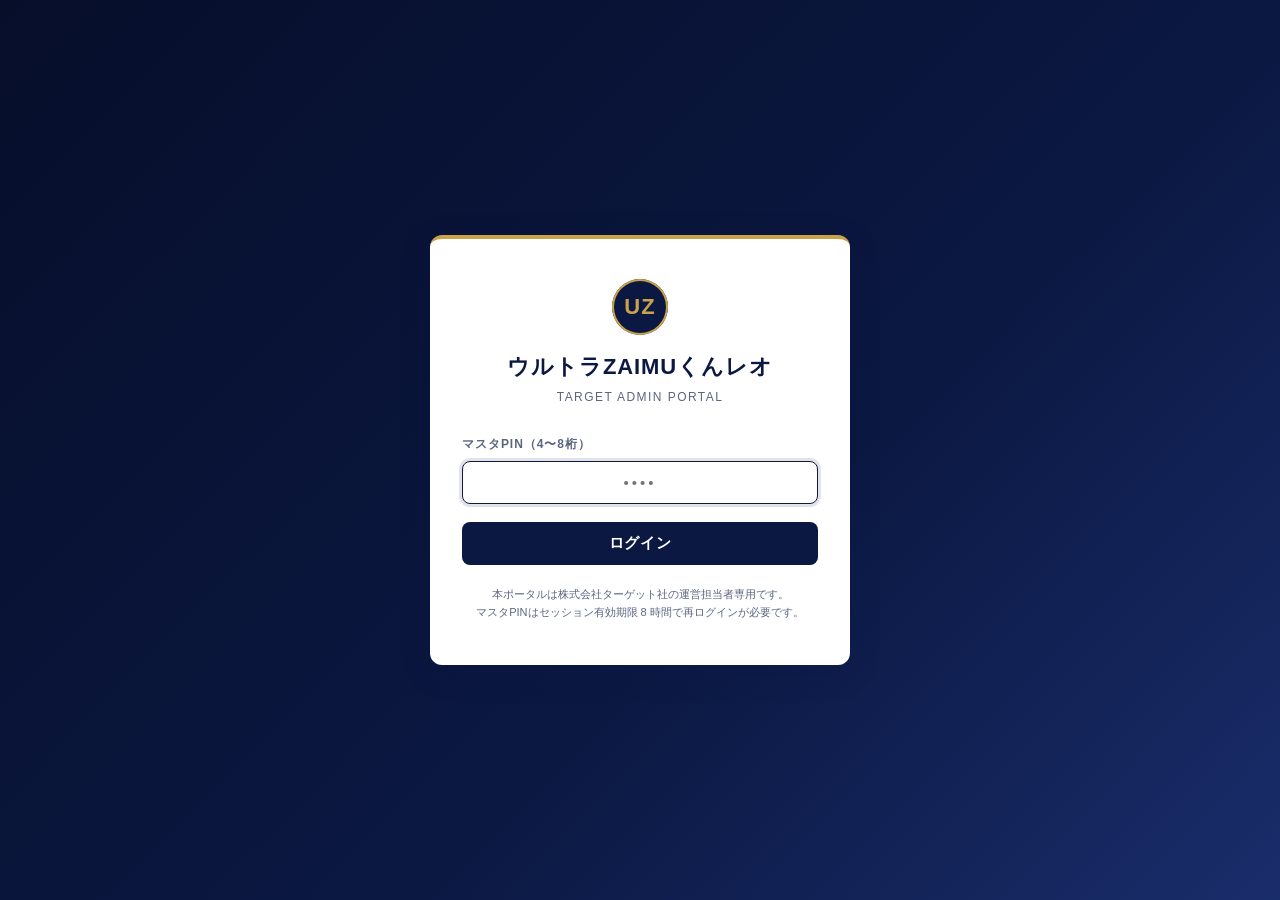
<file: index.html>
<!DOCTYPE html>
<html lang="ja">
<head>
  <meta charset="UTF-8">
  <meta name="viewport" content="width=1280">
  <meta name="robots" content="noindex, nofollow">
  <title>ウルトラZAIMUくんレオ 運営ポータル ／ ログイン</title>
  <link rel="manifest" href="manifest.json">
  <link rel="stylesheet" href="css/base.css">
  <style>
    /* 第5-B：ログイン画面 3段階フィードバックバナー */
    .login-feedback {
      margin-top: 12px;
      padding: 10px 14px;
      border-radius: 6px;
      font-size: 13px;
      line-height: 1.5;
    }
    .login-feedback--info {
      background-color: rgba(11, 24, 66, 0.06);
      color: var(--color-space);
      border: 1px solid rgba(11, 24, 66, 0.15);
    }
    .login-feedback--warning {
      background-color: rgba(212, 175, 55, 0.12);
      color: #8B6914;
      border: 1px solid rgba(212, 175, 55, 0.4);
    }
    .login-feedback--danger {
      background-color: rgba(220, 53, 69, 0.10);
      color: #8B1A22;
      border: 1px solid rgba(220, 53, 69, 0.3);
      font-weight: 600;
    }
  </style>
</head>
<body>
  <main class="login-shell">
    <section class="login-card" aria-labelledby="login-title">
      <header class="login-card__brand">
        <div class="login-card__crest" aria-hidden="true">UZ</div>
        <h1 class="login-card__title" id="login-title">ウルトラZAIMUくんレオ</h1>
        <p class="login-card__subtitle">TARGET ADMIN PORTAL</p>
      </header>

      <form id="login-form" autocomplete="off" novalidate>
        <div class="form-row">
          <label class="form-row__label" for="login-pin">マスタPIN（4〜8桁）</label>
          <input
            class="form-row__input"
            id="login-pin"
            name="pin"
            type="password"
            inputmode="numeric"
            pattern="[0-9]{4,8}"
            maxlength="8"
            placeholder="••••"
            autocomplete="off"
            required>
        </div>

        <div class="login-feedback" id="login-feedback" hidden></div>

        <button class="btn btn--primary" type="submit" id="login-submit">
          ログイン
        </button>
      </form>

      <p class="login-card__hint">
        本ポータルは株式会社ターゲット社の運営担当者専用です。<br>
        マスタPINはセッション有効期限 8 時間で再ログインが必要です。
      </p>
    </section>
  </main>

  <script src="js/app.js"></script>
  <script src="js/auth.js"></script>
  <script>
    // ログイン画面エントリ：既にセッション有効ならダッシュボードへ
    AdminAuth.bootstrapLoginPage();
  </script>
</body>
</html>
</file>
<file: css/base.css>
/* ============================================================
 * ultra-z-admin / 運営ポータル共通スタイル
 * テーマ：ウルトラの父（重厚・硬派）
 * 基調色：宇宙色 #0B1842
 * 対象：PC専用（最低幅 1280px・レスポンシブ非対応）
 * ============================================================ */

:root {
  --color-space: #0B1842;
  --color-space-deep: #060E2A;
  --color-space-light: #1A2D6B;
  --color-accent: #C9A24B;        /* 父の徽章ゴールド */
  --color-accent-soft: #E6CB8A;
  --color-text: #1A1A1A;
  --color-text-muted: #5A6580;
  --color-bg: #F5F7FB;
  --color-bg-card: #FFFFFF;
  --color-border: #D9DEEA;
  --color-danger: #B23A3A;
  --color-success: #2F8F5E;
  --shadow-card: 0 4px 20px rgba(11, 24, 66, 0.08);
  --shadow-card-strong: 0 8px 32px rgba(11, 24, 66, 0.16);
  --radius: 8px;
  --radius-lg: 12px;
}

* { box-sizing: border-box; }

html, body {
  margin: 0;
  padding: 0;
  min-width: 1280px;
  font-family: -apple-system, BlinkMacSystemFont, "Segoe UI", "Hiragino Kaku Gothic ProN",
               "Yu Gothic", "Noto Sans JP", "Meiryo", sans-serif;
  font-size: 15px;
  line-height: 1.6;
  color: var(--color-text);
  background: var(--color-bg);
  -webkit-font-smoothing: antialiased;
}

a { color: var(--color-space); text-decoration: none; }
a:hover { text-decoration: underline; }

/* ---- ログイン画面 ---- */
.login-shell {
  min-height: 100vh;
  display: flex;
  align-items: center;
  justify-content: center;
  background: linear-gradient(135deg, var(--color-space-deep) 0%, var(--color-space) 60%, var(--color-space-light) 100%);
  padding: 24px;
}

.login-card {
  width: 420px;
  background: var(--color-bg-card);
  border-radius: var(--radius-lg);
  padding: 40px 32px 32px;
  box-shadow: var(--shadow-card-strong);
  border-top: 4px solid var(--color-accent);
}

.login-card__brand { text-align: center; margin-bottom: 28px; }

.login-card__title {
  font-size: 22px;
  font-weight: 700;
  letter-spacing: 0.04em;
  color: var(--color-space);
  margin: 0 0 4px;
}

.login-card__subtitle {
  font-size: 12px;
  color: var(--color-text-muted);
  letter-spacing: 0.12em;
  margin: 0;
}

.login-card__crest {
  width: 56px;
  height: 56px;
  margin: 0 auto 14px;
  border-radius: 50%;
  background: var(--color-space);
  display: flex;
  align-items: center;
  justify-content: center;
  color: var(--color-accent);
  font-weight: 700;
  font-size: 22px;
  letter-spacing: 0.05em;
  box-shadow: inset 0 0 0 2px var(--color-accent);
}

.form-row { margin-bottom: 18px; }

.form-row__label {
  display: block;
  font-size: 12px;
  font-weight: 600;
  color: var(--color-text-muted);
  letter-spacing: 0.08em;
  margin-bottom: 6px;
}

.form-row__input {
  width: 100%;
  padding: 12px 14px;
  font-size: 15px;
  border: 1px solid var(--color-border);
  border-radius: var(--radius);
  background: #FBFCFE;
  outline: none;
  transition: border-color .15s, box-shadow .15s;
  font-family: inherit;
  letter-spacing: 0.2em;
  text-align: center;
}

.form-row__input:focus {
  border-color: var(--color-space);
  box-shadow: 0 0 0 3px rgba(11, 24, 66, 0.12);
  background: #fff;
}

.btn {
  display: inline-block;
  border: none;
  cursor: pointer;
  font-family: inherit;
  font-size: 15px;
  font-weight: 600;
  padding: 12px 20px;
  border-radius: var(--radius);
  transition: background .15s, transform .05s;
  letter-spacing: 0.04em;
}

.btn:active { transform: translateY(1px); }

.btn--primary {
  background: var(--color-space);
  color: #fff;
  width: 100%;
}

.btn--primary:hover { background: var(--color-space-light); }
.btn--primary:disabled { background: #8A93AE; cursor: not-allowed; }

.btn--ghost {
  background: transparent;
  color: var(--color-space);
  border: 1px solid var(--color-border);
}

.btn--ghost:hover { background: #EEF1F8; }

.alert {
  padding: 10px 12px;
  border-radius: var(--radius);
  font-size: 13px;
  margin-bottom: 14px;
}

.alert--error {
  background: #FBECEC;
  color: var(--color-danger);
  border: 1px solid #EFC8C8;
}

.alert--info {
  background: #EEF2FA;
  color: var(--color-space);
  border: 1px solid #CDD6E8;
}

.login-card__hint {
  margin-top: 20px;
  font-size: 11px;
  color: var(--color-text-muted);
  text-align: center;
  line-height: 1.7;
}

/* ---- ダッシュボード ---- */
.app-header {
  background: var(--color-space);
  color: #fff;
  padding: 12px 24px;
  display: flex;
  align-items: center;
  justify-content: space-between;
  border-bottom: 3px solid var(--color-accent);
  box-shadow: var(--shadow-card);
}

.app-header__brand {
  display: flex;
  align-items: center;
  gap: 12px;
  font-weight: 700;
  letter-spacing: 0.04em;
}

.app-header__brand-mark {
  width: 32px;
  height: 32px;
  border-radius: 50%;
  background: var(--color-space-deep);
  color: var(--color-accent);
  display: flex;
  align-items: center;
  justify-content: center;
  font-size: 14px;
  font-weight: 700;
  box-shadow: inset 0 0 0 2px var(--color-accent);
}

.app-header__title { font-size: 16px; margin: 0; }

.app-header__sub {
  font-size: 11px;
  color: var(--color-accent-soft);
  letter-spacing: 0.16em;
  margin-left: 8px;
}

.app-header__user {
  display: flex;
  align-items: center;
  gap: 12px;
  font-size: 13px;
}

.app-header__user-name { color: var(--color-accent-soft); }

.app-header__logout {
  background: transparent;
  color: #fff;
  border: 1px solid rgba(255,255,255,0.4);
  padding: 6px 12px;
  border-radius: var(--radius);
  cursor: pointer;
  font-size: 12px;
  font-family: inherit;
}

.app-header__logout:hover { background: rgba(255,255,255,0.12); }

.app-main {
  max-width: 1180px;
  margin: 0 auto;
  padding: 28px 24px 60px;
}

.page-title {
  font-size: 20px;
  font-weight: 700;
  color: var(--color-space);
  margin: 0 0 4px;
  letter-spacing: 0.04em;
}

.page-subtitle {
  font-size: 12px;
  color: var(--color-text-muted);
  letter-spacing: 0.1em;
  margin: 0 0 24px;
}

.card {
  background: var(--color-bg-card);
  border-radius: var(--radius-lg);
  padding: 24px;
  box-shadow: var(--shadow-card);
  margin-bottom: 20px;
}

.card__header {
  display: flex;
  align-items: center;
  justify-content: space-between;
  margin-bottom: 16px;
  padding-bottom: 12px;
  border-bottom: 1px solid var(--color-border);
}

.card__title {
  font-size: 15px;
  font-weight: 700;
  color: var(--color-space);
  margin: 0;
  letter-spacing: 0.04em;
}

.card__badge {
  font-size: 11px;
  background: var(--color-space);
  color: #fff;
  padding: 3px 10px;
  border-radius: 999px;
  letter-spacing: 0.08em;
}

.placeholder {
  padding: 36px 20px;
  border: 1px dashed var(--color-border);
  border-radius: var(--radius);
  text-align: center;
  color: var(--color-text-muted);
  background: #FAFBFE;
}

.placeholder__title {
  font-size: 14px;
  font-weight: 600;
  color: var(--color-space);
  margin: 0 0 6px;
  letter-spacing: 0.04em;
}

.placeholder__desc {
  font-size: 12px;
  margin: 0;
  letter-spacing: 0.04em;
}

.kv-grid {
  display: grid;
  grid-template-columns: repeat(4, 1fr);
  gap: 12px;
  margin-top: 12px;
}

.kv-grid__item {
  background: #F7F9FD;
  border: 1px solid var(--color-border);
  border-radius: var(--radius);
  padding: 10px 12px;
}

.kv-grid__label {
  display: block;
  font-size: 10px;
  color: var(--color-text-muted);
  letter-spacing: 0.1em;
  margin-bottom: 2px;
}

.kv-grid__value {
  font-size: 13px;
  color: var(--color-space);
  font-weight: 600;
  word-break: break-all;
}

.app-footer {
  text-align: center;
  font-size: 11px;
  color: var(--color-text-muted);
  padding: 20px 16px;
  letter-spacing: 0.08em;
}

/* ============================================================
 * ユーザー一覧テーブル（第5-C段階）
 * ============================================================ */

.card-header__actions {
  display: flex;
  align-items: center;
  gap: 12px;
}

.clients-count {
  font-size: 12px;
  color: var(--color-text-muted);
  letter-spacing: 0.04em;
}

.clients-loading,
.clients-empty {
  text-align: center;
  padding: 40px 20px;
  color: var(--color-text-muted);
  border: 1px dashed var(--color-border);
  border-radius: var(--radius);
  font-size: 14px;
  margin-top: 12px;
}

.clients-empty {
  padding: 48px 20px;
  background: #FAFBFE;
}

.clients-empty p {
  margin: 0;
}

.clients-empty__hint {
  margin-top: 8px;
  font-size: 12px;
}

.clients-error {
  margin-top: 12px;
  padding: 16px 20px;
  background-color: rgba(220, 53, 69, 0.06);
  color: #8B1A22;
  border: 1px solid rgba(220, 53, 69, 0.3);
  border-radius: var(--radius);
  font-size: 13px;
  line-height: 1.5;
}

.clients-error p {
  margin: 0 0 10px 0;
}

.clients-table-wrap {
  overflow-x: auto;
  margin-top: 12px;
}

.clients-table {
  width: 100%;
  border-collapse: collapse;
  font-size: 13px;
}

.clients-table thead th {
  text-align: left;
  padding: 10px 12px;
  background-color: rgba(11, 24, 66, 0.04);
  border-bottom: 2px solid var(--color-border);
  font-weight: 600;
  color: var(--color-space);
  font-size: 12px;
  letter-spacing: 0.04em;
}

.clients-table tbody td {
  padding: 12px;
  border-bottom: 1px solid var(--color-border);
  vertical-align: middle;
}

.clients-table tbody tr:hover {
  background-color: rgba(11, 24, 66, 0.02);
}

.td-clientId {
  font-family: ui-monospace, "SFMono-Regular", Menlo, Consolas, "Liberation Mono", monospace;
  font-size: 12px;
  color: var(--color-space);
}

.td-num,
.td-fee {
  text-align: right;
  font-variant-numeric: tabular-nums;
}

.td-grade {
  font-weight: 500;
  text-align: center;
}

.td-grade--アストラ {
  background-color: rgba(11, 24, 66, 0.08);
}

.td-grade--レオ {
  background-color: rgba(212, 175, 55, 0.15);
  font-weight: 700;
  color: #8B6914;
}

.td-grade--unknown {
  color: #8B1A22;
}

.td-status--active {
  color: var(--color-success);
  font-weight: 500;
}

.td-status--suspended {
  color: #C77520;
}

.td-status--terminated {
  color: var(--color-text-muted);
}

.btn-secondary {
  padding: 6px 14px;
  background-color: var(--color-bg);
  color: var(--color-space);
  border: 1px solid var(--color-border);
  border-radius: 6px;
  font-size: 13px;
  font-family: inherit;
  cursor: pointer;
  transition: background-color 0.15s;
}

.btn-secondary:hover {
  background-color: rgba(11, 24, 66, 0.04);
}

.btn-secondary:active {
  transform: translateY(1px);
}

.btn-secondary:disabled {
  background-color: #EAECEF;
  color: #999;
  cursor: not-allowed;
}

/* ============================================================
 * 第6段階：汎用ボタン・モーダル
 *   - btn-primary  : 保存系（モーダル等）。既存 .btn--primary とは別系統
 *   - btn-danger   : 破壊的操作（将来の削除・解約等。第6段階では未使用だが共通定義）
 *   - btn-edit     : 一覧の操作列リンク（dashboard.html clients-table）
 *   - modal-*      : edit.html のスタッフ編集モーダル＋汎用 confirm モーダル
 * ============================================================ */

.btn-primary {
  display: inline-block;
  padding: 8px 20px;
  background: var(--color-space);
  color: #fff;
  border: none;
  border-radius: var(--radius);
  font-family: inherit;
  font-size: 14px;
  font-weight: 600;
  cursor: pointer;
  letter-spacing: 0.04em;
  transition: background-color 0.15s;
}

.btn-primary:hover { background: var(--color-space-light); }
.btn-primary:active { transform: translateY(1px); }
.btn-primary:disabled { background: #8A93AE; cursor: not-allowed; }

.btn-danger {
  display: inline-block;
  padding: 8px 20px;
  background: var(--color-danger);
  color: #fff;
  border: none;
  border-radius: var(--radius);
  font-family: inherit;
  font-size: 14px;
  font-weight: 600;
  cursor: pointer;
  letter-spacing: 0.04em;
  transition: background-color 0.15s;
}

.btn-danger:hover { background: #8B2929; }
.btn-danger:active { transform: translateY(1px); }
.btn-danger:disabled { background: #B8A0A0; cursor: not-allowed; }

.btn-edit {
  display: inline-block;
  padding: 4px 14px;
  background: var(--color-space);
  color: #fff;
  text-decoration: none;
  border-radius: 4px;
  font-size: 12px;
  font-weight: 600;
  letter-spacing: 0.04em;
  transition: background-color 0.15s;
}

.btn-edit:hover { background: var(--color-space-light); text-decoration: none; }
.btn-edit:active { transform: translateY(1px); }

.td-action {
  text-align: center;
}

/* ---- モーダル共通 -------------------------------------------- */
.modal-overlay {
  position: fixed;
  inset: 0;
  background: rgba(11, 24, 66, 0.55);
  display: flex;
  align-items: center;
  justify-content: center;
  z-index: 1000;
}
.modal-overlay[hidden] { display: none; }

.modal-content {
  background: #fff;
  padding: 28px 32px 24px;
  border-radius: var(--radius-lg);
  min-width: 520px;
  max-width: 760px;
  box-shadow: var(--shadow-card-strong);
  border-top: 4px solid var(--color-accent);
}

.modal-title {
  font-size: 18px;
  font-weight: 700;
  color: var(--color-space);
  margin: 0 0 16px;
  letter-spacing: 0.04em;
}

.modal-body {
  margin: 0 0 20px;
  line-height: 1.6;
  font-size: 14px;
  color: var(--color-text);
}

.modal-actions {
  display: flex;
  justify-content: flex-end;
  gap: 12px;
  margin-top: 8px;
  padding-top: 16px;
  border-top: 1px solid var(--color-border);
}
</file>
<file: css/edit.css>
/* css/edit.css - 第7段階 単一スクロール9セクション用
 * タブ構造は使わない。すべてのセクションを縦に並べ、最下部の sticky 操作バーで
 * 全項目を一括保存/破棄する。PC専用前提（min-width 1280px）。
 */

/* ============ ヘッダー ============ */
.edit-header {
  display: flex;
  align-items: center;
  gap: 24px;
  padding: 16px 32px;
  background: var(--uz-deep-space, #0B1842);
  color: #fff;
  position: sticky;
  top: 0;
  z-index: 100;
  box-shadow: 0 2px 4px rgba(0,0,0,0.1);
}
.back-link {
  color: #fff;
  text-decoration: none;
  padding: 8px 12px;
  border-radius: 4px;
  background: rgba(255,255,255,0.1);
  transition: background 0.2s;
}
.back-link:hover { background: rgba(255,255,255,0.2); text-decoration: none; }
.edit-header-main { flex: 1; display: flex; align-items: center; gap: 16px; }
.store-name { font-size: 20px; font-weight: 700; margin: 0; }
.client-id { font-family: 'Courier New', monospace; font-size: 14px; opacity: 0.7; }
.grade-badge {
  padding: 4px 12px;
  border-radius: 12px;
  font-size: 13px;
  font-weight: 600;
}
.grade-badge--アストラ { background: #e0e0e0; color: #555; }
.grade-badge--レオ { background: #f4d36c; color: #5a4400; font-weight: 700; }
.grade-badge--unknown { background: #ffcccc; color: #c00; }

/* ============ メイン ============ */
.edit-main {
  max-width: 960px;
  margin: 0 auto;
  padding: 32px 32px 120px 32px;
}
.edit-section {
  background: #fff;
  border: 1px solid #e5e5e5;
  border-radius: 8px;
  margin-bottom: 24px;
  overflow: hidden;
}
.section-header {
  display: flex;
  align-items: center;
  justify-content: space-between;
  padding: 16px 24px;
  background: #f7f7fa;
  border-bottom: 1px solid #e5e5e5;
}
.section-header h2 {
  margin: 0;
  font-size: 18px;
  font-weight: 600;
  color: #1a1a1a;
}
.dirty-indicator {
  font-size: 13px;
  color: #d97706;
  font-weight: 600;
}
.section-body { padding: 24px; }
.section-description {
  margin: -8px 0 16px 0;
  font-size: 13px;
  color: #666;
  line-height: 1.5;
}

/* ============ フォーム ============ */
.form-row {
  display: grid;
  grid-template-columns: 200px 1fr;
  align-items: center;
  gap: 16px;
  margin-bottom: 16px;
}
.form-row label {
  font-weight: 500;
  color: #333;
  font-size: 14px;
}
.form-row input[type="text"],
.form-row input[type="email"],
.form-row input[type="tel"],
.form-row input[type="date"],
.form-row input[type="time"],
.form-row input[type="number"],
.form-row select {
  width: 100%;
  max-width: 400px;
  padding: 8px 12px;
  border: 1px solid #ccc;
  border-radius: 4px;
  font-size: 14px;
  font-family: inherit;
  box-sizing: border-box;
}
.form-row input:focus, .form-row select:focus {
  outline: none;
  border-color: var(--uz-deep-space, #0B1842);
  box-shadow: 0 0 0 2px rgba(11, 24, 66, 0.1);
}
.form-row input.readonly, .readonly-text {
  background: #f5f5f5;
  color: #666;
  cursor: not-allowed;
}
.form-row .required { color: #c00; }
.form-note {
  grid-column: 2;
  font-size: 12px;
  color: #888;
  margin: 4px 0 0 0;
}
.business-hours {
  display: flex;
  align-items: center;
  gap: 8px;
}
.business-hours input[type="time"] { width: 120px; }
.checkbox-inline {
  display: flex;
  align-items: center;
  gap: 4px;
  font-size: 13px;
  margin-left: 8px;
  font-weight: 400;
}
.color-text-input {
  font-family: 'Courier New', monospace;
  text-transform: uppercase;
  width: 100px !important;
}
.form-row input[type="color"] {
  width: 60px;
  height: 36px;
  padding: 2px;
  cursor: pointer;
}

/* ============ グレード表示（§2） ============ */
.grade-display {
  display: inline-block;
  padding: 6px 16px;
  border-radius: 14px;
  font-weight: 600;
  font-size: 14px;
}
.grade-display--アストラ { background: #e0e0e0; color: #555; }
.grade-display--レオ { background: #f4d36c; color: #5a4400; }
.grade-display--unknown { background: #ffcccc; color: #c00; }
.warning-box {
  grid-column: 1 / -1;
  padding: 12px 16px;
  background: #fff3cd;
  border-left: 4px solid #f0ad4e;
  border-radius: 4px;
  color: #856404;
  font-size: 13px;
}
.warning-box p { margin: 0; }

/* ============ §2 マスタ件数枠（運営内部管理） ============ */
.quota-box {
  background: #f7f4ec;
  border: 1px solid #e0d4a8;
  border-left: 4px solid var(--uz-accent, #C9A24B);
  border-radius: 6px;
  padding: 14px 18px;
  margin-top: 20px;
}
.quota-box-header {
  display: flex;
  align-items: center;
  gap: 10px;
  margin-bottom: 6px;
}
.quota-box-badge {
  background: var(--uz-accent, #C9A24B);
  color: var(--uz-deep-space-deep, #060E2A);
  padding: 3px 10px;
  border-radius: 999px;
  font-size: 11px;
  font-weight: 700;
  letter-spacing: 0.06em;
}
.quota-box-title {
  font-size: 14px;
  font-weight: 700;
  color: #5a4400;
}
.quota-box-help {
  font-size: 12px;
  color: #6b5a30;
  margin: 0 0 12px 0;
  line-height: 1.6;
}
.quota-row {
  display: flex;
  gap: 32px;
  flex-wrap: wrap;
}
.quota-field {
  display: flex;
  align-items: center;
  gap: 8px;
  padding: 6px 10px;
  border-radius: 6px;
  border: 1px solid transparent;
  transition: background 0.15s, border-color 0.15s;
}
.quota-field label {
  font-size: 13px;
  font-weight: 500;
  color: #333;
}
.quota-field input[type="number"] {
  width: 80px;
  padding: 6px 10px;
  border: 1px solid #ccc;
  border-radius: 4px;
  font-size: 14px;
  text-align: right;
  font-family: inherit;
}
.quota-field input[type="number"]:focus {
  outline: none;
  border-color: var(--uz-deep-space, #0B1842);
  box-shadow: 0 0 0 2px rgba(11, 24, 66, 0.1);
}
.quota-unit {
  font-size: 13px;
  color: #666;
}
.quota-current {
  font-size: 12px;
  color: #6b5a30;
  font-style: italic;
}

/* 6-G：§2 件数枠が現在使用件数を下回る場合の警告強調
 *   - フィールド全体を薄黄色背景＋枠線で明示
 *   - input 自体も薄黄色背景＋警告色枠線
 *   - 「現在: N件」表示も警告色＋太字に
 *   - 保存阻害なし（運営判断を尊重）
 */
.quota-field--over {
  background: #fdf4dc;
  border-color: #e0d4a8;
}
.quota-field--over input[type="number"] {
  background: #fff8e1;
  border-color: #d4a017;
  color: #856404;
  font-weight: 700;
}
.quota-current--over {
  color: #c97a00;
  font-weight: 700;
  font-style: normal;
}

/* §5/§5-2/§6 description 内の付与枠数ステータス */
.quota-status {
  display: inline-block;
  margin-top: 4px;
  font-size: 12px;
  color: #5a4400;
}
.quota-status strong {
  font-weight: 700;
  color: #5a4400;
}
.quota-warning {
  display: inline-block;
  margin-left: 8px;
  padding: 1px 8px;
  background: #fdf4dc;
  border: 1px solid #e0d4a8;
  border-radius: 999px;
  color: #856404;
  font-weight: 700;
  font-size: 11px;
}

/* ============ ロゴ・アイコン（§3） ============ */
.asset-uploader {
  display: flex;
  align-items: center;
  gap: 16px;
  flex-wrap: wrap;
}
.asset-preview {
  border: 1px solid #ddd;
  border-radius: 4px;
  background: #fafafa;
  object-fit: contain;
}
.asset-preview--logo { width: 240px; height: 60px; }
.asset-preview--icon { width: 64px; height: 64px; }

/* ============ 機能ON/OFF（§4） ============ */
.feature-group { margin-bottom: 24px; }
.feature-group:last-child { margin-bottom: 0; }
.feature-group h3 {
  font-size: 14px;
  font-weight: 600;
  color: #555;
  margin: 0 0 8px 0;
  padding-bottom: 4px;
  border-bottom: 1px solid #eee;
}
.feature-toggle {
  display: flex;
  align-items: center;
  gap: 10px;
  padding: 10px 12px;
  border-radius: 4px;
  cursor: pointer;
  transition: background 0.15s;
}
.feature-toggle:hover { background: #f7f7fa; }
.feature-toggle input[type="checkbox"] {
  width: 18px;
  height: 18px;
  cursor: pointer;
}
.toggle-label { font-size: 14px; color: #333; }
.toggle-label code {
  font-size: 12px;
  color: #888;
  background: #f0f0f0;
  padding: 2px 6px;
  border-radius: 3px;
  margin-left: 6px;
  font-family: 'Courier New', monospace;
}

/* ============ テーブル（§5,6,9） ============ */
.data-table {
  width: 100%;
  border-collapse: collapse;
  margin-bottom: 12px;
}
.data-table th, .data-table td {
  padding: 10px 12px;
  text-align: left;
  border-bottom: 1px solid #eee;
  font-size: 14px;
  vertical-align: middle;
}
.data-table thead th {
  background: #f7f7fa;
  font-weight: 600;
  color: #555;
  font-size: 13px;
}
.data-table input[type="text"], .data-table select {
  width: 100%;
  padding: 6px 8px;
  border: 1px solid #ddd;
  border-radius: 3px;
  font-size: 13px;
  box-sizing: border-box;
  font-family: inherit;
}

/* 6-G：テーブル行も枠超過時に薄黄色強調
 *   - §5 サービスマスタ・§5-2 仕入マスタの超過分の行（枠数 N を超えた N+1 行目以降）
 *   - data-over-quota="true" を付与した tr に適用
 */
.data-table tr[data-over-quota="true"] {
  background: #fdf4dc;
}
.data-table tr[data-over-quota="true"] td:first-child {
  border-left: 3px solid #d4a017;
}

.btn-icon-delete {
  background: transparent;
  border: 1px solid #ddd;
  border-radius: 4px;
  padding: 4px 10px;
  cursor: pointer;
  font-size: 14px;
}
.btn-icon-delete:hover { background: #fee; border-color: #fcc; }
.toggle-inline {
  display: flex;
  align-items: center;
  gap: 6px;
  font-size: 13px;
}
.empty-row { text-align: center; color: #999; padding: 24px !important; }
.log-detail {
  font-size: 12px;
  color: #555;
  background: #f5f5f5;
  padding: 2px 6px;
  border-radius: 3px;
  word-break: break-all;
  font-family: 'Courier New', monospace;
  display: inline-block;
  max-width: 100%;
}

/* ============ 認証アクション行（§8） ============ */
.auth-action-row {
  display: flex;
  align-items: center;
  justify-content: space-between;
  padding: 16px 0;
  border-bottom: 1px solid #eee;
  gap: 24px;
}
.auth-action-row:last-child { border-bottom: none; }
.auth-action-row h3 { margin: 0 0 4px 0; font-size: 15px; }
.auth-action-row .form-note { margin: 0; grid-column: auto; }

/* ============ 最下部操作バー ============ */
.edit-footer {
  position: fixed;
  bottom: 0;
  left: 0;
  right: 0;
  display: flex;
  align-items: center;
  justify-content: flex-end;
  gap: 12px;
  padding: 16px 32px;
  background: #fff;
  border-top: 1px solid #e5e5e5;
  box-shadow: 0 -2px 8px rgba(0,0,0,0.05);
  z-index: 50;
}
.footer-status {
  margin-right: auto;
  font-size: 13px;
  color: #d97706;
  font-weight: 600;
}

/* ============ ボタン（base.css 優先・状態のみ補完） ============ */
.btn-primary:disabled,
.btn-secondary:disabled,
.btn-danger:disabled { opacity: 0.4; cursor: not-allowed; }

/* ============ モーダル ============ */
.modal {
  position: fixed;
  inset: 0;
  z-index: 200;
  display: flex;
  align-items: center;
  justify-content: center;
}
.modal[hidden] { display: none; }
.modal-backdrop {
  position: absolute;
  inset: 0;
  background: rgba(0, 0, 0, 0.5);
}
.modal-dialog {
  position: relative;
  background: #fff;
  border-radius: 8px;
  padding: 28px 32px;
  max-width: 480px;
  width: 100%;
  box-shadow: 0 10px 40px rgba(0,0,0,0.2);
}
.modal-dialog h3 { margin: 0 0 12px 0; font-size: 18px; }
.modal-dialog p { margin: 0 0 16px 0; color: #444; line-height: 1.5; }
.modal-dialog input[type="text"] {
  width: 100%;
  padding: 10px 12px;
  font-size: 14px;
  border: 1px solid #ccc;
  border-radius: 4px;
  box-sizing: border-box;
  margin-bottom: 8px;
  font-family: inherit;
}
.modal-actions {
  display: flex;
  gap: 12px;
  justify-content: flex-end;
  margin-top: 20px;
}

/* ============ トースト ============ */
.toast {
  position: fixed;
  top: 80px;
  right: 32px;
  z-index: 300;
  padding: 14px 24px;
  border-radius: 4px;
  color: #fff;
  font-size: 14px;
  box-shadow: 0 4px 16px rgba(0,0,0,0.15);
  max-width: 400px;
}
.toast[hidden] { display: none; }
.toast--info { background: #2980b9; }
.toast--success { background: #27ae60; }
.toast--error { background: #c0392b; }

/* ============ ローディング・エラー ============ */
.loading-state, .error-state {
  max-width: 600px;
  margin: 80px auto;
  padding: 32px;
  text-align: center;
  font-size: 16px;
  color: #666;
}
.error-state {
  background: #fee;
  border: 1px solid #fcc;
  border-radius: 8px;
  color: #c00;
}
.error-state button { margin-top: 16px; }

/* ============ PC専用前提（min-width 1280px） ============ */
html, body { min-width: 1280px; }
</file>
<file: css/register.css>
/* css/register.css - 第7段階 小段階7-C 新規登録ウィザード用
 * PC専用前提（min-width 1280px）。タブ構造は使わず、Step 1〜7 を縦遷移する。
 * edit.html と統一感のあるスタイルを維持するため、base.css の変数を流用。
 *
 * 7-C 改修：Step 7 自動処理本体実装に伴い、プレースホルダCSS（.phase-placeholder）を
 *           進捗UI / 完了画面 / エラー画面 のスタイルに置換。
 */

html, body { min-width: 1280px; }

/* ============ ヘッダー ============ */
.register-header {
  display: flex;
  align-items: center;
  gap: 24px;
  padding: 16px 32px;
  background: var(--uz-deep-space, #0B1842);
  color: #fff;
  position: sticky;
  top: 0;
  z-index: 100;
  box-shadow: 0 2px 4px rgba(0,0,0,0.1);
}
.back-link {
  color: #fff;
  text-decoration: none;
  padding: 8px 12px;
  border-radius: 4px;
  background: rgba(255,255,255,0.1);
  transition: background 0.2s;
}
.back-link:hover { background: rgba(255,255,255,0.2); text-decoration: none; }
.register-title {
  flex: 1;
  margin: 0;
  font-size: 20px;
  font-weight: 700;
}
.register-stage-badge {
  background: var(--uz-accent, #C9A24B);
  color: var(--uz-deep-space-deep, #060E2A);
  padding: 4px 12px;
  border-radius: 999px;
  font-size: 11px;
  font-weight: 700;
  letter-spacing: 0.08em;
}

/* ============ ステッパー ============ */
.stepper {
  background: #fff;
  border-bottom: 1px solid #e5e5e5;
  padding: 20px 32px;
  position: sticky;
  top: 56px;
  z-index: 90;
}
.stepper-list {
  list-style: none;
  margin: 0;
  padding: 0;
  display: flex;
  gap: 0;
  justify-content: space-between;
  max-width: 900px;
  margin: 0 auto;
  position: relative;
}
.stepper-list::before {
  content: '';
  position: absolute;
  top: 16px;
  left: 28px;
  right: 28px;
  height: 2px;
  background: #e0e0e0;
  z-index: 0;
}
.step-item {
  display: flex;
  flex-direction: column;
  align-items: center;
  gap: 6px;
  cursor: pointer;
  user-select: none;
  position: relative;
  z-index: 1;
  flex: 1;
}
.step-circle {
  width: 32px;
  height: 32px;
  border-radius: 50%;
  background: #e0e0e0;
  color: #888;
  display: flex;
  align-items: center;
  justify-content: center;
  font-weight: 700;
  font-size: 14px;
  border: 2px solid #fff;
  box-shadow: 0 0 0 1px #e0e0e0;
  transition: background 0.15s, color 0.15s, box-shadow 0.15s;
}
.step-label {
  font-size: 12px;
  color: #888;
  font-weight: 500;
}
.step-item.step-current .step-circle {
  background: var(--uz-deep-space, #0B1842);
  color: #fff;
  box-shadow: 0 0 0 1px var(--uz-deep-space, #0B1842), 0 0 0 4px rgba(11, 24, 66, 0.15);
}
.step-item.step-current .step-label {
  color: var(--uz-deep-space, #0B1842);
  font-weight: 700;
}
.step-item.step-done .step-circle {
  background: #27ae60;
  color: #fff;
  box-shadow: 0 0 0 1px #27ae60;
}
.step-item.step-done .step-circle::before {
  content: '✓';
  font-size: 14px;
  font-weight: 700;
}
.step-item.step-done .step-circle > * { display: none; }
.step-item.step-done .step-label { color: #555; }
.step-item.step-future { cursor: not-allowed; }
.step-item.step-future .step-circle { background: #f0f0f0; color: #bbb; box-shadow: 0 0 0 1px #ddd; }

/* ============ メイン ============ */
.register-main {
  max-width: 800px;
  margin: 0 auto;
  padding: 32px 32px 120px 32px;
}
.step-panel {
  background: #fff;
  border: 1px solid #e5e5e5;
  border-radius: 8px;
  padding: 28px 32px;
  margin-bottom: 24px;
}
.step-panel[hidden] { display: none; }
.step-heading {
  font-size: 18px;
  font-weight: 700;
  color: var(--uz-deep-space, #0B1842);
  margin: 0 0 8px 0;
}
.step-help {
  font-size: 13px;
  color: #666;
  margin: 0 0 20px 0;
  line-height: 1.6;
}
.sub-heading {
  font-size: 15px;
  font-weight: 600;
  color: #333;
  margin: 24px 0 8px 0;
  padding-top: 16px;
  border-top: 1px dashed #e5e5e5;
}

/* ============ フォーム共通（edit.css と統一感） ============ */
.form-row {
  display: grid;
  grid-template-columns: 200px 1fr;
  align-items: center;
  gap: 16px;
  margin-bottom: 14px;
}
/* v0.9.14.1（2026-09-05）：.form-row の display:grid が [hidden] UA スタイルを上書きするため、
   hidden 属性を効かせる明示宣言。.step-panel[hidden]／.modal[hidden]／.toast[hidden] と同型。
   これがないと updateIssueModeVisibility で hidden=true しても要素が表示されたまま残る。 */
.form-row[hidden] { display: none; }
.form-row label {
  font-weight: 500;
  color: #333;
  font-size: 14px;
}
.form-row input[type="text"],
.form-row input[type="email"],
.form-row input[type="tel"],
.form-row input[type="date"],
.form-row input[type="time"],
.form-row input[type="number"],
.form-row select {
  width: 100%;
  max-width: 400px;
  padding: 8px 12px;
  border: 1px solid #ccc;
  border-radius: 4px;
  font-size: 14px;
  font-family: inherit;
  box-sizing: border-box;
}
.form-row input:focus, .form-row select:focus {
  outline: none;
  border-color: var(--uz-deep-space, #0B1842);
  box-shadow: 0 0 0 2px rgba(11, 24, 66, 0.1);
}
.form-row input.readonly, .readonly-text {
  background: #f5f5f5;
  color: #666;
  cursor: not-allowed;
}
.form-row .required { color: #c00; }
.form-note {
  grid-column: 2;
  font-size: 12px;
  color: #888;
  margin: 4px 0 0 0;
}
.business-hours {
  display: flex;
  align-items: center;
  gap: 8px;
}
.business-hours input[type="time"] { width: 120px; }
.checkbox-inline {
  display: flex;
  align-items: center;
  gap: 4px;
  font-size: 13px;
  margin-left: 8px;
  font-weight: 400;
}
.color-text-input {
  font-family: 'Courier New', monospace;
  text-transform: uppercase;
  width: 100px !important;
}
.form-row input[type="color"] {
  width: 60px;
  height: 36px;
  padding: 2px;
  cursor: pointer;
}

/* ============ Step 2 タイムカードラジオ ============ */
.timecard-options {
  display: grid;
  grid-template-columns: repeat(5, 1fr);
  gap: 12px;
  margin-bottom: 20px;
}
.timecard-option {
  display: flex;
  flex-direction: column;
  align-items: center;
  padding: 16px 12px;
  border: 2px solid #e0e0e0;
  border-radius: 8px;
  cursor: pointer;
  transition: border-color 0.15s, background 0.15s;
  background: #fafbfd;
}
.timecard-option:hover { border-color: var(--uz-deep-space, #0B1842); background: #fff; }
.timecard-option input[type="radio"] { margin-bottom: 8px; }
.timecard-option input[type="radio"]:checked + .timecard-option-label { color: var(--uz-deep-space, #0B1842); }
.timecard-option:has(input:checked) {
  border-color: var(--uz-deep-space, #0B1842);
  background: rgba(11, 24, 66, 0.04);
}
.timecard-option-label {
  font-size: 20px;
  font-weight: 700;
  color: #333;
  text-align: center;
}
.timecard-option-sub {
  display: block;
  font-size: 11px;
  font-weight: 400;
  color: #888;
  margin-top: 4px;
}
.grade-derivation {
  display: flex;
  align-items: center;
  gap: 12px;
  padding: 16px 20px;
  background: #f7f7fa;
  border-radius: 6px;
}
.grade-derivation-badge {
  padding: 4px 14px;
  border-radius: 14px;
  font-size: 14px;
  font-weight: 700;
  background: #f4d36c;
  color: #5a4400;
}
.grade-derivation-badge--astra { background: #e0e0e0; color: #555; }
.grade-derivation-badge--leo { background: #f4d36c; color: #5a4400; }
.grade-derivation-desc {
  font-size: 13px;
  color: #555;
}

/* ============ テーブル（Step 3） ============ */
.data-table {
  width: 100%;
  border-collapse: collapse;
  margin-bottom: 12px;
}
.data-table th, .data-table td {
  padding: 10px 12px;
  text-align: left;
  border-bottom: 1px solid #eee;
  font-size: 14px;
  vertical-align: middle;
}
.data-table thead th {
  background: #f7f7fa;
  font-weight: 600;
  color: #555;
  font-size: 13px;
}
.data-table input[type="text"], .data-table select {
  width: 100%;
  padding: 6px 8px;
  border: 1px solid #ddd;
  border-radius: 3px;
  font-size: 13px;
  box-sizing: border-box;
  font-family: inherit;
}
.btn-icon-delete {
  background: transparent;
  border: 1px solid #ddd;
  border-radius: 4px;
  padding: 4px 10px;
  cursor: pointer;
  font-size: 14px;
}
.btn-icon-delete:hover { background: #fee; border-color: #fcc; }
.toggle-inline {
  display: flex;
  align-items: center;
  gap: 6px;
  font-size: 13px;
}
.empty-row { text-align: center; color: #999; padding: 24px !important; }

/* ============ Step 3 マスタ件数枠（運営内部管理） v0.5.1 ============ */
.quota-box {
  background: #f7f4ec;
  border: 1px solid #e0d4a8;
  border-left: 4px solid var(--uz-accent, #C9A24B);
  border-radius: 6px;
  padding: 14px 18px;
  margin-bottom: 24px;
}
.quota-box-header {
  display: flex;
  align-items: center;
  gap: 10px;
  margin-bottom: 6px;
}
.quota-box-badge {
  background: var(--uz-accent, #C9A24B);
  color: var(--uz-deep-space-deep, #060E2A);
  padding: 3px 10px;
  border-radius: 999px;
  font-size: 11px;
  font-weight: 700;
  letter-spacing: 0.06em;
}
.quota-box-title {
  font-size: 14px;
  font-weight: 700;
  color: #5a4400;
}
.quota-box-help {
  font-size: 12px;
  color: #6b5a30;
  margin: 0 0 12px 0;
  line-height: 1.6;
}
.quota-row {
  display: flex;
  gap: 32px;
  flex-wrap: wrap;
}
.quota-field {
  display: flex;
  align-items: center;
  gap: 8px;
}
.quota-field label {
  font-size: 13px;
  font-weight: 500;
  color: #333;
}
.quota-field input[type="number"] {
  width: 80px;
  padding: 6px 10px;
  border: 1px solid #ccc;
  border-radius: 4px;
  font-size: 14px;
  text-align: right;
  font-family: inherit;
}
.quota-field input[type="number"]:focus {
  outline: none;
  border-color: var(--uz-deep-space, #0B1842);
  box-shadow: 0 0 0 2px rgba(11, 24, 66, 0.1);
}
.quota-unit {
  font-size: 13px;
  color: #666;
}

/* ============ Step 4 ロゴ・アイコン ============ */
.asset-picker {
  display: flex;
  align-items: center;
  gap: 16px;
  flex-wrap: wrap;
}
.asset-preview {
  border: 1px solid #ddd;
  border-radius: 4px;
  background: #fafafa;
  object-fit: contain;
}
.asset-preview--logo { width: 240px; height: 60px; }
.asset-preview--icon { width: 64px; height: 64px; }
.asset-filename {
  font-size: 12px;
  color: #666;
  font-family: 'Courier New', monospace;
}
.theme-color-row {
  display: flex;
  align-items: center;
  gap: 12px;
}
.theme-presets {
  display: flex;
  gap: 6px;
}
.theme-preset {
  width: 28px;
  height: 28px;
  border-radius: 50%;
  border: 2px solid #fff;
  box-shadow: 0 0 0 1px #ccc;
  cursor: pointer;
  padding: 0;
  transition: transform 0.1s, box-shadow 0.15s;
}
.theme-preset:hover { transform: scale(1.1); box-shadow: 0 0 0 2px var(--uz-deep-space, #0B1842); }

/* ============ Step 5 PIN ============ */
.pin-mode {
  display: flex;
  gap: 24px;
  margin-bottom: 16px;
}
.radio-inline {
  display: flex;
  align-items: center;
  gap: 6px;
  font-size: 14px;
  cursor: pointer;
}
.pin-warning {
  margin-top: 8px;
  padding: 10px 14px;
  background: #fff3cd;
  border-left: 4px solid #f0ad4e;
  border-radius: 4px;
  color: #856404;
  font-size: 13px;
}

/* ============ Step エラー ============ */
.step-error {
  margin-top: 16px;
  padding: 12px 16px;
  background: #fee;
  border: 1px solid #fcc;
  border-radius: 4px;
  color: #c00;
  font-size: 13px;
}

/* ============ Step 6 確認画面 ============ */
.summary-container {
  display: flex;
  flex-direction: column;
  gap: 20px;
}
.summary-section {
  border: 1px solid #e5e5e5;
  border-radius: 6px;
  overflow: hidden;
}
.summary-section-header {
  display: flex;
  align-items: center;
  justify-content: space-between;
  padding: 12px 20px;
  background: #f7f7fa;
  border-bottom: 1px solid #e5e5e5;
}
.summary-section-header h3 {
  margin: 0;
  font-size: 15px;
  color: var(--uz-deep-space, #0B1842);
  font-weight: 700;
}
.summary-edit-link {
  font-size: 13px;
  color: var(--uz-deep-space, #0B1842);
  text-decoration: none;
}
.summary-edit-link:hover { text-decoration: underline; }
.summary-list {
  margin: 0;
  padding: 12px 20px;
  display: grid;
  grid-template-columns: 200px 1fr;
  gap: 8px 16px;
}
.summary-list dt {
  font-weight: 500;
  color: #666;
  font-size: 13px;
}
.summary-list dd {
  margin: 0;
  font-size: 13px;
  color: #333;
  word-break: break-word;
}
.color-chip {
  display: inline-block;
  width: 16px;
  height: 16px;
  vertical-align: middle;
  border: 1px solid #ccc;
  border-radius: 3px;
  margin-right: 4px;
}

/* ============ Step 7：進捗UI（7-C 本実装） ============ */
.step7-progress-container {
  margin: 0 0 24px 0;
  padding: 16px;
  background: #f7f8fa;
  border: 1px solid #e1e5ea;
  border-radius: 8px;
}
.progress-row {
  display: flex;
  align-items: center;
  gap: 12px;
  padding: 10px 12px;
  border-bottom: 1px solid #eef0f4;
  transition: background-color 0.2s;
}
.progress-row:last-child { border-bottom: none; }
.progress-icon {
  display: inline-flex;
  align-items: center;
  justify-content: center;
  width: 28px;
  height: 28px;
  font-size: 18px;
  flex-shrink: 0;
}
.progress-label {
  font-weight: 600;
  color: #2c3540;
  min-width: 260px;
  flex-shrink: 0;
  font-size: 14px;
}
.progress-detail {
  color: #6b7480;
  font-size: 13px;
  word-break: break-all;
  flex: 1;
}
.progress-pending { opacity: 0.5; }
.progress-pending .progress-label { color: #9ba3ad; }
.progress-running { background: #fff8e1; }
.progress-running .progress-label { color: #b88600; }
.progress-done { background: #e8f5ec; }
.progress-done .progress-label { color: #1f6f3c; }
.progress-error { background: #fdecec; }
.progress-error .progress-label { color: #b32424; }
.progress-error .progress-detail { color: #b32424; font-weight: 500; }

/* ============ Step 7：完了画面 / エラー画面（7-C） ============ */
.step7-completion:empty { display: none; }
.completion-card {
  margin: 24px 0 0 0;
  padding: 24px;
  border: 2px solid #1f6f3c;
  border-radius: 12px;
  background: #f0faf2;
}
.completion-card--error {
  border-color: #b32424;
  background: #fdf4f4;
}
.completion-header {
  display: flex;
  align-items: center;
  gap: 12px;
  margin-bottom: 16px;
}
.completion-icon { font-size: 32px; line-height: 1; }
.completion-header h3 {
  margin: 0;
  font-size: 20px;
  color: #1f6f3c;
}
.completion-card--error .completion-header h3 { color: #b32424; }
.completion-list {
  display: grid;
  grid-template-columns: 180px 1fr;
  gap: 8px 16px;
  margin: 16px 0;
}
.completion-list dt {
  font-weight: 600;
  color: #2c3540;
  font-size: 13px;
}
.completion-list dd {
  margin: 0;
  word-break: break-all;
  font-size: 13px;
  color: #333;
}
.completion-list dd code,
.completion-list code.break-all {
  display: inline-block;
  padding: 2px 6px;
  background: #fff;
  border: 1px solid #e1e5ea;
  border-radius: 4px;
  font-family: 'SFMono-Regular', Consolas, 'Liberation Mono', Menlo, monospace;
  font-size: 12px;
  word-break: break-all;
  max-width: 100%;
}
.completion-list a {
  color: #1f6f3c;
  text-decoration: underline;
}
.completion-card--error .completion-list a { color: #b32424; }
.completion-warn {
  color: #b88600;
  font-weight: 500;
  font-size: 12px;
  margin-left: 8px;
}
.completion-error-message {
  padding: 12px;
  background: #fff;
  border-left: 4px solid #b32424;
  border-radius: 4px;
  color: #2c3540;
  margin: 12px 0;
  font-size: 13px;
  line-height: 1.6;
}
.completion-actions {
  display: flex;
  gap: 12px;
  margin-top: 20px;
  flex-wrap: wrap;
}
.completion-actions .btn-primary,
.completion-actions .btn-secondary {
  text-decoration: none;
  display: inline-flex;
  align-items: center;
  padding: 10px 20px;
}

/* ============ 下部 sticky ナビ ============ */
.register-footer {
  position: fixed;
  bottom: 0;
  left: 0;
  right: 0;
  display: flex;
  align-items: center;
  gap: 12px;
  padding: 16px 32px;
  background: #fff;
  border-top: 1px solid #e5e5e5;
  box-shadow: 0 -2px 8px rgba(0,0,0,0.05);
  z-index: 50;
}
.footer-step-info {
  flex: 1;
  text-align: center;
  font-size: 13px;
  color: #888;
  font-weight: 500;
}

/* ============ ボタン状態（base.css 既存に補完） ============ */
.btn-primary:disabled,
.btn-secondary:disabled,
.btn-danger:disabled { opacity: 0.4; cursor: not-allowed; }

/* ============ トースト ============ */
.toast {
  position: fixed;
  top: 80px;
  right: 32px;
  z-index: 300;
  padding: 14px 24px;
  border-radius: 4px;
  color: #fff;
  font-size: 14px;
  box-shadow: 0 4px 16px rgba(0,0,0,0.15);
  max-width: 400px;
}
.toast[hidden] { display: none; }
.toast--info { background: #2980b9; }
.toast--success { background: #27ae60; }
.toast--error { background: #c0392b; }

/* ============================================================
 * 7-D：Step 6 手動運用パネル（ハイブリッド方式・運営担当による
 * Apps Script エディタでの手動デプロイ補助 UI）
 * ============================================================ */

/* 進捗行：gas 行はパネル展開のため block レイアウト化 */
.progress-row-gas {
  display: block !important;
}
.progress-row-gas .progress-icon,
.progress-row-gas .progress-label,
.progress-row-gas .progress-detail {
  display: inline-block;
  vertical-align: middle;
}
.progress-row-gas .progress-label { margin-right: 12px; }
.progress-row-gas .progress-detail { color: #555; font-size: 13px; }

/* 手動運用パネル本体 */
.manual-gas-panel {
  display: block;
  margin-top: 16px;
  padding: 0;
}
.manual-gas-panel[hidden] { display: none; }

.manual-gas-box {
  background: #fff8e1;
  border: 2px solid #f9a825;
  border-radius: 8px;
  padding: 24px 28px;
  box-shadow: 0 4px 12px rgba(0,0,0,0.08);
}

.manual-gas-intro {
  font-size: 15px;
  margin: 0 0 18px;
  padding: 12px 16px;
  background: #fff;
  border-left: 4px solid #f9a825;
  border-radius: 0 4px 4px 0;
}
.manual-gas-intro strong { color: #e65100; }

/* 手順リスト */
.manual-gas-steps {
  list-style: none;
  counter-reset: manual-step;
  padding: 0;
  margin: 0;
}
.manual-gas-step {
  padding: 16px 0;
  border-bottom: 1px solid #ffe0b2;
}
.manual-gas-step:last-child { border-bottom: none; }

.manual-gas-step-title {
  font-size: 15px;
  font-weight: 600;
  margin-bottom: 10px;
  color: #2c3e50;
}

.manual-gas-note {
  font-size: 13px;
  color: #555;
  margin: 6px 0 0;
  line-height: 1.6;
}
.manual-gas-note code {
  background: #fff;
  padding: 2px 6px;
  border-radius: 3px;
  border: 1px solid #ddd;
  font-size: 12px;
}
.manual-gas-note strong { color: #d84315; }

/* ボタン類 */
.manual-gas-btn {
  display: inline-block;
  margin-right: 10px;
  vertical-align: middle;
}
.manual-gas-copied {
  display: inline-block;
  margin-left: 10px;
  color: #2e7d32;
  font-size: 13px;
  font-weight: 600;
}

/* プロジェクト名コピーボックス */
.manual-gas-copyable {
  display: flex;
  align-items: center;
  gap: 10px;
  margin-top: 8px;
  padding: 8px 12px;
  background: #fff;
  border: 1px solid #ddd;
  border-radius: 4px;
  width: fit-content;
}
.manual-gas-copyable code {
  font-size: 14px;
  font-weight: 600;
  color: #1565c0;
}
.btn-tiny {
  font-size: 11px;
  padding: 3px 8px;
  background: #fff;
  border: 1px solid #999;
  border-radius: 3px;
  cursor: pointer;
}
.btn-tiny:hover { background: #f5f5f5; }

/* URL 入力フォーム */
.manual-gas-url-form {
  display: flex;
  gap: 10px;
  margin-top: 10px;
}
.manual-gas-url-input {
  flex: 1;
  padding: 10px 12px;
  font-size: 13px;
  font-family: monospace;
  border: 1px solid #999;
  border-radius: 4px;
}
.manual-gas-url-input:focus {
  border-color: #1976d2;
  outline: none;
  box-shadow: 0 0 0 2px rgba(25,118,210,0.15);
}
.manual-gas-url-input:disabled {
  background: #f5f5f5;
  color: #888;
}

.manual-gas-error {
  margin-top: 10px;
  padding: 10px 14px;
  background: #ffebee;
  border-left: 4px solid #c62828;
  border-radius: 0 4px 4px 0;
  color: #b71c1c;
  font-size: 13px;
}
.manual-gas-error[hidden] { display: none; }
</file>
